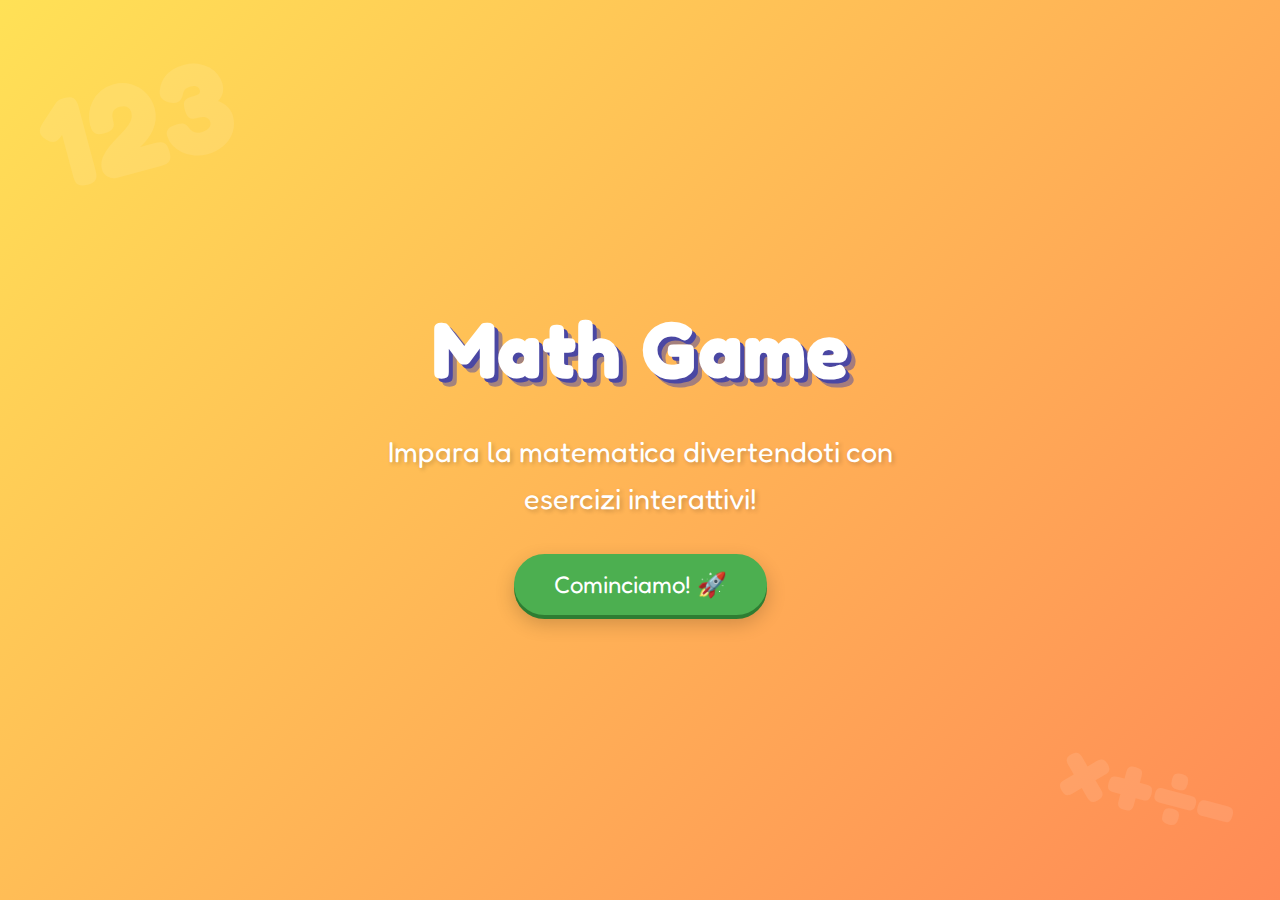
<file: index.html>
<!DOCTYPE html>
<html lang="it">
<head>
    <meta charset="UTF-8">
    <meta name="viewport" content="width=device-width, initial-scale=1.0">
    <title>Math Game - Impara la matematica divertendoti!</title>
    <link rel="stylesheet" href="style.css">
</head>
<body class="home-page">
    <div class="hero-container">
        <div class="hero-content">
            <h1 class="hero-title">Math Game</h1>
            <p class="hero-text">Impara la matematica divertendoti con esercizi interattivi!</p>
            <button onclick="window.location.href='exercises.html'" class="start-button">
                Cominciamo! 🚀
            </button>
        </div>
    </div>
    <script src="app.js"></script>
</body>
</html>
</file>
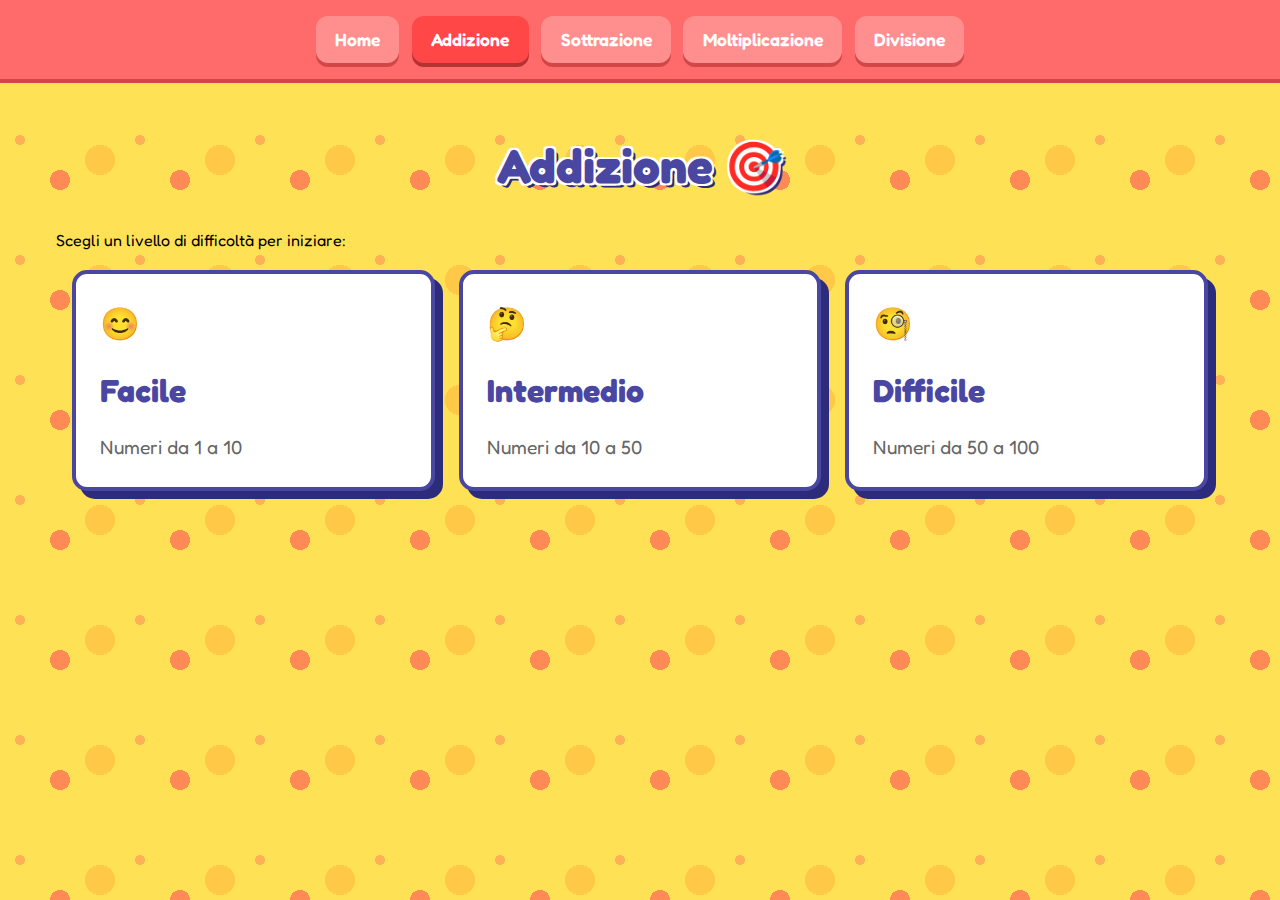
<file: addition.html>
<!DOCTYPE html>
<html lang="it">
<head>
    <meta charset="UTF-8">
    <meta name="viewport" content="width=device-width, initial-scale=1.0">
    <title>Addizione - Math Game</title>
    <link rel="stylesheet" href="style.css">
</head>
<body>
    <header>
        <nav>
            <ul>
                <li><a href="index.html">Home</a></li>
                <li><a href="addition.html" class="active">Addizione</a></li>
                <li><a href="subtraction.html">Sottrazione</a></li>
                <li><a href="multiplication.html">Moltiplicazione</a></li>
                <li><a href="division.html">Divisione</a></li>
            </ul>
        </nav>
    </header>
    <div class="container">
        <h1>Addizione 🎯</h1>
        <div class="level-selection" id="levelSelection">
            <p>Scegli un livello di difficoltà per iniziare:</p>
            <div class="card-container">
                <div class="card" onclick="startExercise('facile', 'addizione')">
                    <span class="level-icon">😊</span>
                    <h2>Facile</h2>
                    <p>Numeri da 1 a 10</p>
                </div>
                <div class="card" onclick="startExercise('intermedio', 'addizione')">
                    <span class="level-icon">🤔</span>
                    <h2>Intermedio</h2>
                    <p>Numeri da 10 a 50</p>
                </div>
                <div class="card" onclick="startExercise('difficile', 'addizione')">
                    <span class="level-icon">🧐</span>
                    <h2>Difficile</h2>
                    <p>Numeri da 50 a 100</p>
                </div>
            </div>
        </div>
    </div>
    <script src="app.js"></script>
</body>
</html>
</file>
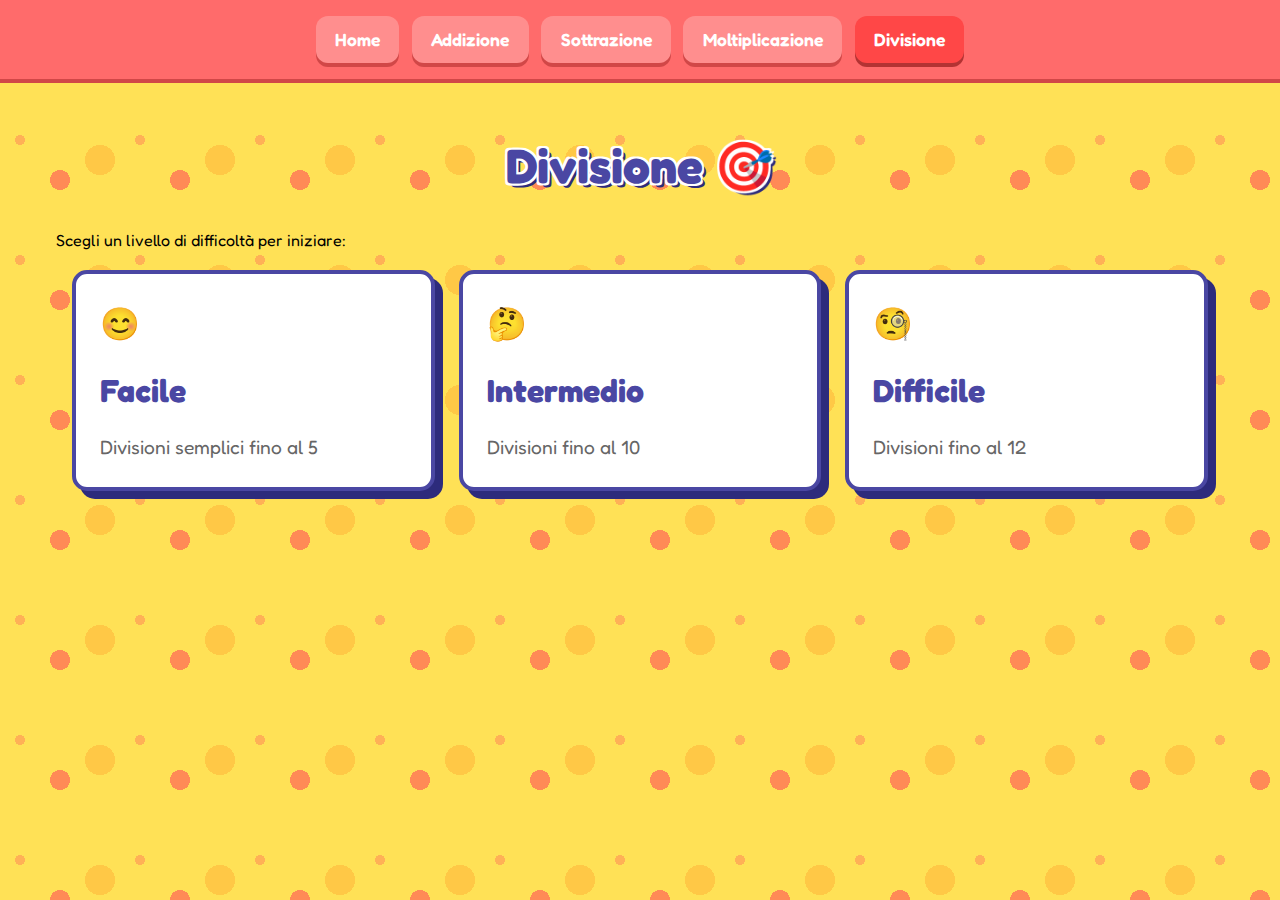
<file: division.html>
<!DOCTYPE html>
<html lang="it">
<head>
    <meta charset="UTF-8">
    <meta name="viewport" content="width=device-width, initial-scale=1.0">
    <title>Divisione - Math Game</title>
    <link rel="stylesheet" href="style.css">
</head>
<body>
    <header>
        <nav>
            <ul>
                <li><a href="index.html">Home</a></li>
                <li><a href="addition.html">Addizione</a></li>
                <li><a href="subtraction.html">Sottrazione</a></li>
                <li><a href="multiplication.html">Moltiplicazione</a></li>
                <li><a href="division.html" class="active">Divisione</a></li>
            </ul>
        </nav>
    </header>
    <div class="container">
        <h1>Divisione 🎯</h1>
        <div class="level-selection" id="levelSelection">
            <p>Scegli un livello di difficoltà per iniziare:</p>
            <div class="card-container">
                <div class="card" onclick="startExercise('facile', 'divisione')">
                    <span class="level-icon">😊</span>
                    <h2>Facile</h2>
                    <p>Divisioni semplici fino al 5</p>
                </div>
                <div class="card" onclick="startExercise('intermedio', 'divisione')">
                    <span class="level-icon">🤔</span>
                    <h2>Intermedio</h2>
                    <p>Divisioni fino al 10</p>
                </div>
                <div class="card" onclick="startExercise('difficile', 'divisione')">
                    <span class="level-icon">🧐</span>
                    <h2>Difficile</h2>
                    <p>Divisioni fino al 12</p>
                </div>
            </div>
        </div>
    </div>
    <script src="app.js"></script>
</body>
</html>
</file>
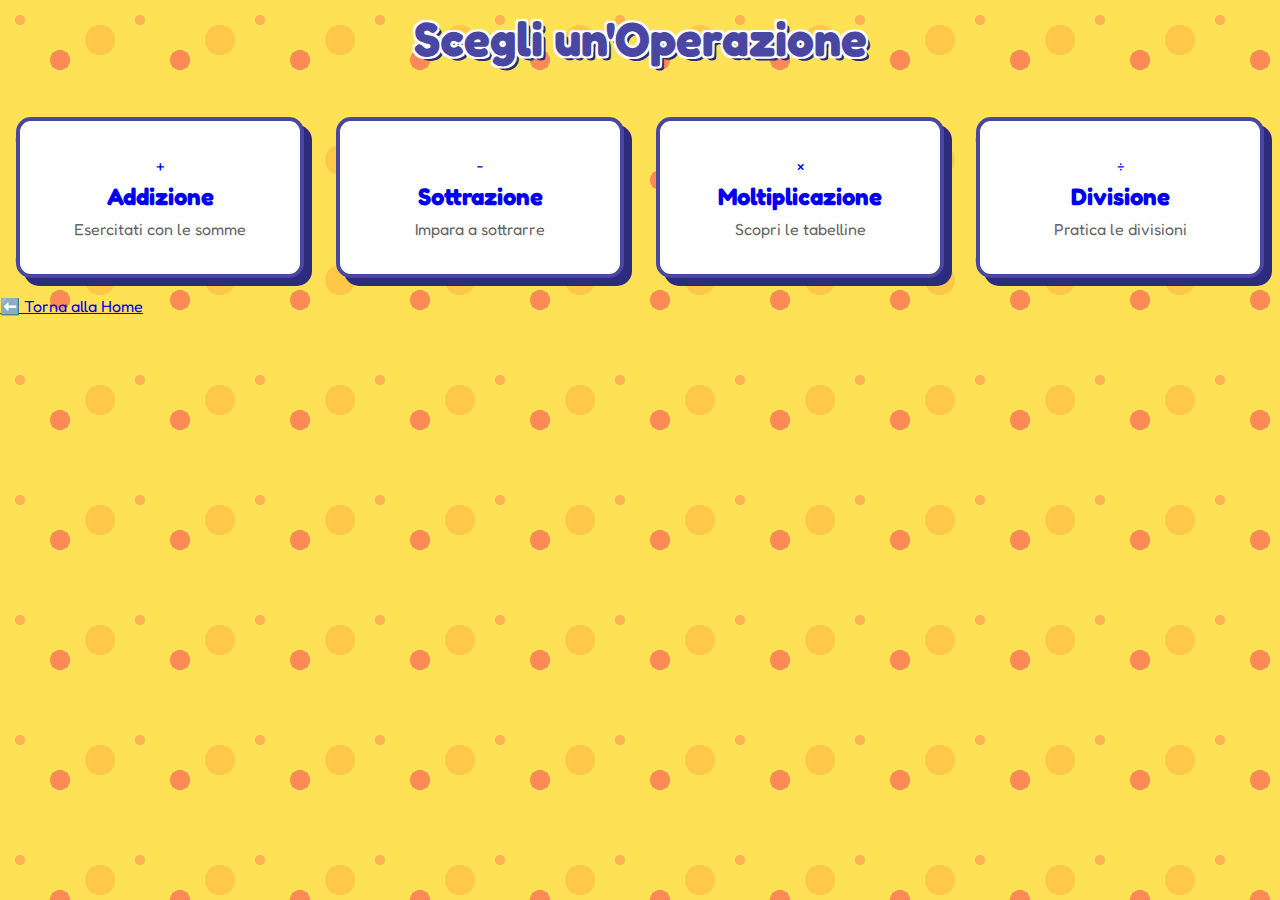
<file: exercises.html>
<!DOCTYPE html>
<html lang="it">
<head>
    <meta charset="UTF-8">
    <meta name="viewport" content="width=device-width, initial-scale=1.0">
    <title>Scegli l'Operazione - Math Game</title>
    <link rel="stylesheet" href="style.css">
</head>
<body>
    <div class="exercises-container">
        <h1>Scegli un'Operazione</h1>
        <div class="operations-grid">
            <a href="addition.html" class="operation-card">
                <div class="operation-icon">+</div>
                <h2>Addizione</h2>
                <p>Esercitati con le somme</p>
            </a>
            <a href="subtraction.html" class="operation-card">
                <div class="operation-icon">-</div>
                <h2>Sottrazione</h2>
                <p>Impara a sottrarre</p>
            </a>
            <a href="multiplication.html" class="operation-card">
                <div class="operation-icon">×</div>
                <h2>Moltiplicazione</h2>
                <p>Scopri le tabelline</p>
            </a>
            <a href="division.html" class="operation-card">
                <div class="operation-icon">÷</div>
                <h2>Divisione</h2>
                <p>Pratica le divisioni</p>
            </a>
        </div>
        <a href="index.html" class="back-button">⬅️ Torna alla Home</a>
    </div>
    <script src="app.js"></script>
</body>
</html>
</file>
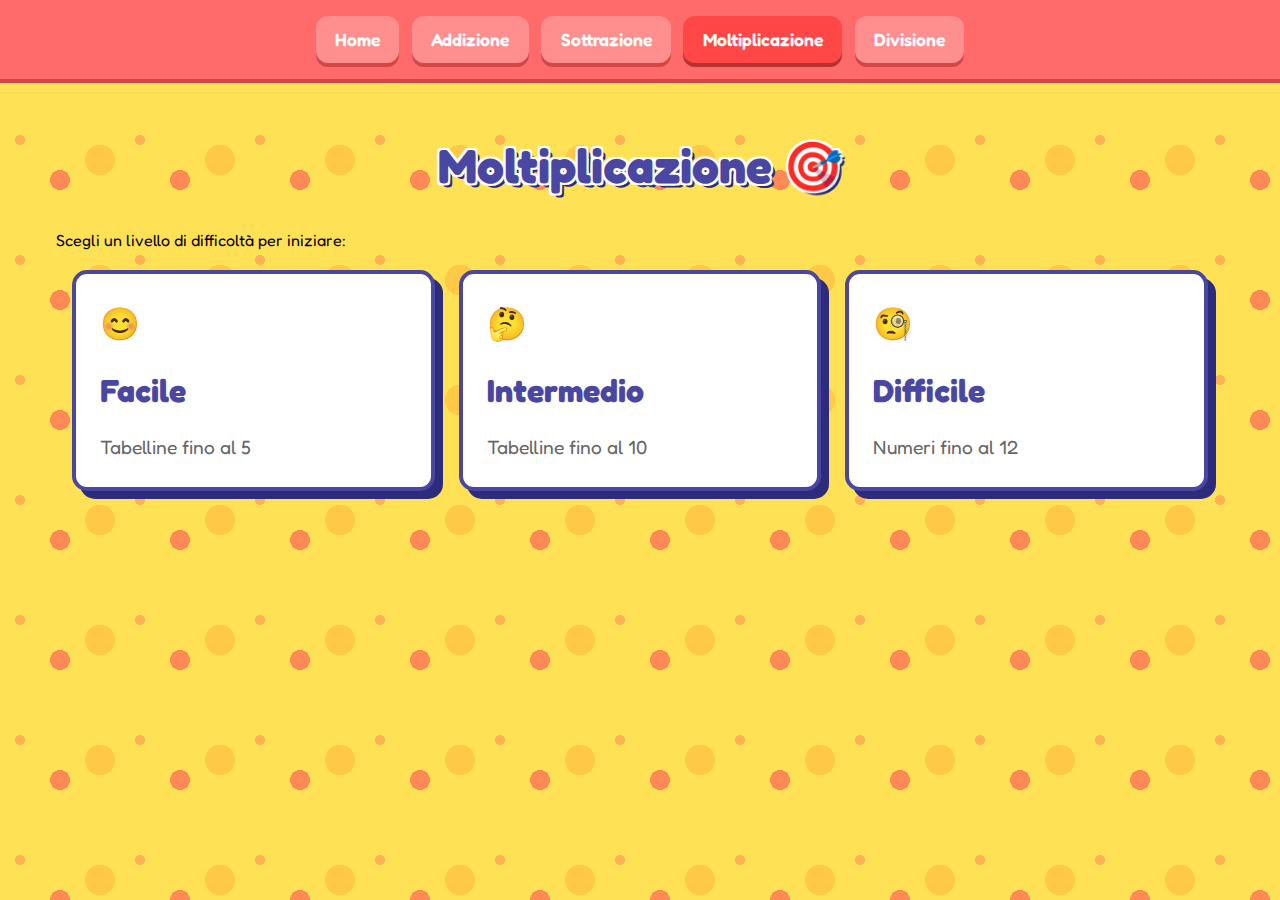
<file: multiplication.html>
<!DOCTYPE html>
<html lang="it">
<head>
    <meta charset="UTF-8">
    <meta name="viewport" content="width=device-width, initial-scale=1.0">
    <title>Moltiplicazione - Math Game</title>
    <link rel="stylesheet" href="style.css">
</head>
<body>
    <header>
        <nav>
            <ul>
                <li><a href="index.html">Home</a></li>
                <li><a href="addition.html">Addizione</a></li>
                <li><a href="subtraction.html">Sottrazione</a></li>
                <li><a href="multiplication.html" class="active">Moltiplicazione</a></li>
                <li><a href="division.html">Divisione</a></li>
            </ul>
        </nav>
    </header>
    <div class="container">
        <h1>Moltiplicazione 🎯</h1>
        <div class="level-selection" id="levelSelection">
            <p>Scegli un livello di difficoltà per iniziare:</p>
            <div class="card-container">
                <div class="card" onclick="startExercise('facile', 'moltiplicazione')">
                    <span class="level-icon">😊</span>
                    <h2>Facile</h2>
                    <p>Tabelline fino al 5</p>
                </div>
                <div class="card" onclick="startExercise('intermedio', 'moltiplicazione')">
                    <span class="level-icon">🤔</span>
                    <h2>Intermedio</h2>
                    <p>Tabelline fino al 10</p>
                </div>
                <div class="card" onclick="startExercise('difficile', 'moltiplicazione')">
                    <span class="level-icon">🧐</span>
                    <h2>Difficile</h2>
                    <p>Numeri fino al 12</p>
                </div>
            </div>
        </div>
    </div>
    <script src="app.js"></script>
</body>
</html>
</file>
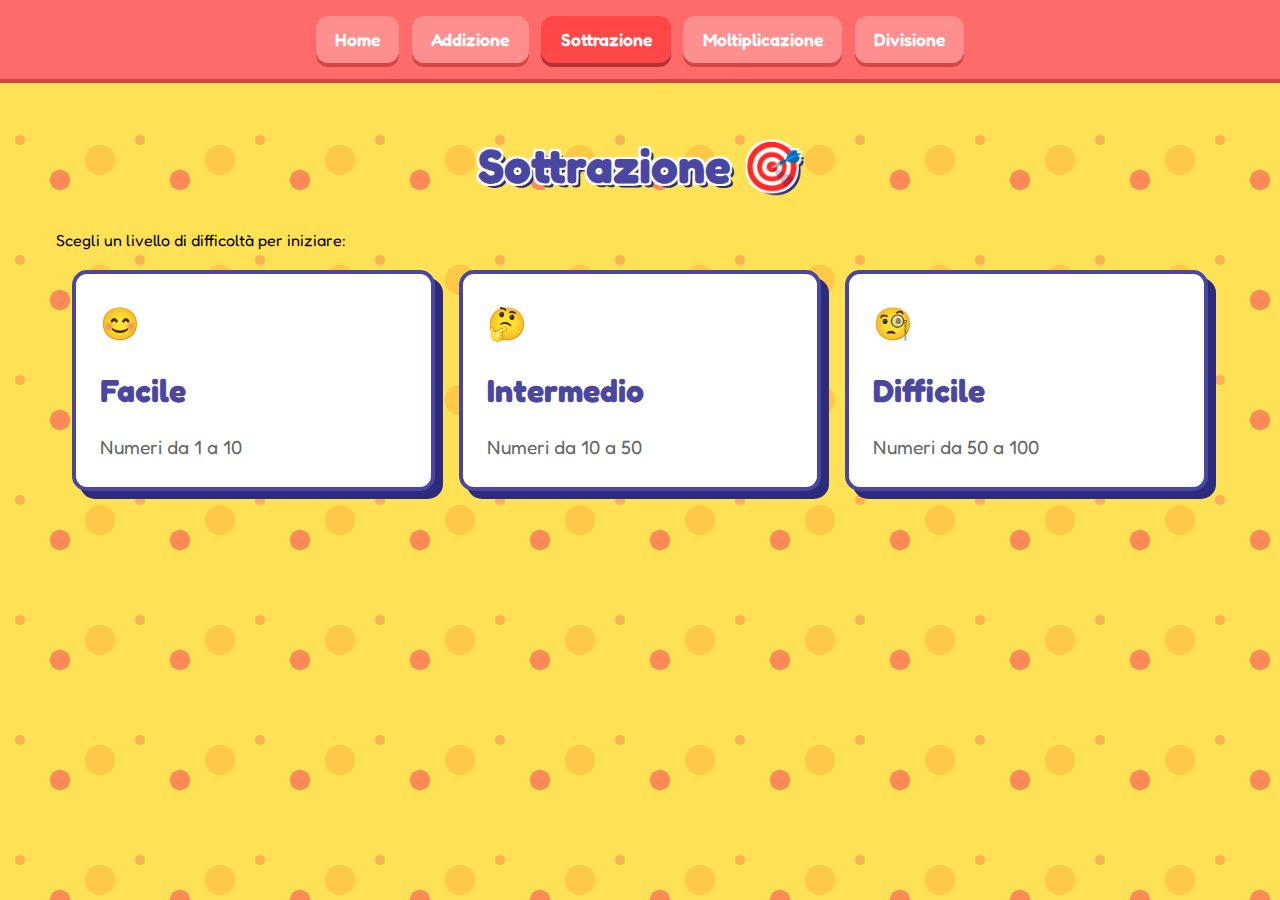
<file: subtraction.html>
<!DOCTYPE html>
<html lang="it">
<head>
    <meta charset="UTF-8">
    <meta name="viewport" content="width=device-width, initial-scale=1.0">
    <title>Sottrazione - Math Game</title>
    <link rel="stylesheet" href="style.css">
</head>
<body>
    <header>
        <nav>
            <ul>
                <li><a href="index.html">Home</a></li>
                <li><a href="addition.html">Addizione</a></li>
                <li><a href="subtraction.html" class="active">Sottrazione</a></li>
                <li><a href="multiplication.html">Moltiplicazione</a></li>
                <li><a href="division.html">Divisione</a></li>
            </ul>
        </nav>
    </header>
    <div class="container">
        <h1>Sottrazione 🎯</h1>
        <div class="level-selection" id="levelSelection">
            <p>Scegli un livello di difficoltà per iniziare:</p>
            <div class="card-container">
                <div class="card" onclick="startExercise('facile', 'sottrazione')">
                    <span class="level-icon">😊</span>
                    <h2>Facile</h2>
                    <p>Numeri da 1 a 10</p>
                </div>
                <div class="card" onclick="startExercise('intermedio', 'sottrazione')">
                    <span class="level-icon">🤔</span>
                    <h2>Intermedio</h2>
                    <p>Numeri da 10 a 50</p>
                </div>
                <div class="card" onclick="startExercise('difficile', 'sottrazione')">
                    <span class="level-icon">🧐</span>
                    <h2>Difficile</h2>
                    <p>Numeri da 50 a 100</p>
                </div>
            </div>
        </div>
    </div>
    <script src="app.js"></script>
</body>
</html>
</file>
<file: style.css>
@import url('https://fonts.googleapis.com/css2?family=Fredoka:wght@400;600&display=swap');

/* Reset e stile base */
* {
    margin: 0;
    padding: 0;
    box-sizing: border-box;
}

body {
    font-family: 'Fredoka', sans-serif;
    line-height: 1.6;
    background: #FFE156;
    background-image: 
        radial-gradient(circle at 20px 20px, #FFB156 5px, transparent 0),
        radial-gradient(circle at 60px 60px, #FF8A56 10px, transparent 0),
        radial-gradient(circle at 100px 40px, #FFC846 15px, transparent 0);
    background-size: 120px 120px;
    min-height: 100vh;
}
/* Stili specifici per la home page */
.home-page {
    background: linear-gradient(135deg, #FFE156 0%, #FF8A56 100%);
    height: 100vh;
    overflow: hidden;
    position: relative;
}

.home-page::before {
    content: '123';
    position: absolute;
    top: 20px;
    left: 40px;
    font-size: 8rem;
    color: rgba(255, 255, 255, 0.1);
    font-weight: bold;
    transform: rotate(-15deg);
}

.home-page::after {
    content: '×+÷-';
    position: absolute;
    bottom: 40px;
    right: 40px;
    font-size: 6rem;
    color: rgba(255, 255, 255, 0.1);
    font-weight: bold;
    transform: rotate(15deg);
}

.hero-container {
    display: flex;
    justify-content: center;
    align-items: center;
    height: 100vh;
    padding: 1rem;
}

.hero-content {
    text-align: center;
    max-width: 600px;
    animation: fadeIn 1s ease-out;
}

.hero-title {
    font-size: clamp(3rem, 10vw, 5rem);
    color: white;
    margin-bottom: 1rem;
    text-shadow: 
        4px 4px 0 #4A47A3,
        8px 8px 0 rgba(74, 71, 163, 0.5);
    animation: titlePop 1s ease-out;
}

.hero-text {
    font-size: clamp(1.2rem, 4vw, 1.8rem);
    color: white;
    margin-bottom: 2rem;
    text-shadow: 2px 2px 4px rgba(0, 0, 0, 0.2);
    animation: slideUp 1s ease-out 0.5s both;
}

.start-button {
    font-family: 'Fredoka', sans-serif;
    font-size: clamp(1.2rem, 3vw, 1.5rem);
    background-color: #4CAF50;
    color: white;
    border: none;
    padding: 1rem 2.5rem;
    border-radius: 50px;
    cursor: pointer;
    transition: all 0.3s ease;
    box-shadow: 
        0 4px 0 #2E7D32,
        0 8px 20px rgba(0, 0, 0, 0.2);
    animation: bounceIn 1s ease-out 1s both;
}

.start-button:hover {
    transform: translateY(-2px);
    box-shadow: 
        0 6px 0 #2E7D32,
        0 12px 24px rgba(0, 0, 0, 0.3);
}

.start-button:active {
    transform: translateY(4px);
    box-shadow: none;
}

/* Animazioni */
@keyframes fadeIn {
    from { opacity: 0; }
    to { opacity: 1; }
}

@keyframes titlePop {
    0% {
        opacity: 0;
        transform: scale(0.8);
    }
    50% {
        transform: scale(1.1);
    }
    100% {
        opacity: 1;
        transform: scale(1);
    }
}

@keyframes slideUp {
    from {
        opacity: 0;
        transform: translateY(20px);
    }
    to {
        opacity: 1;
        transform: translateY(0);
    }
}

@keyframes bounceIn {
    0% {
        opacity: 0;
        transform: scale(0.3);
    }
    50% {
        opacity: 0.9;
        transform: scale(1.1);
    }
    80% {
        opacity: 1;
        transform: scale(0.9);
    }
    100% {
        opacity: 1;
        transform: scale(1);
    }
}

/* Floating animations for background elements */
@keyframes float {
    0%, 100% { transform: translate(0, 0) rotate(-15deg); }
    50% { transform: translate(10px, -10px) rotate(-12deg); }
}

@keyframes floatReverse {
    0%, 100% { transform: translate(0, 0) rotate(15deg); }
    50% { transform: translate(-10px, 10px) rotate(12deg); }
}

.home-page::before {
    animation: float 6s ease-in-out infinite;
}

.home-page::after {
    animation: floatReverse 8s ease-in-out infinite;
}

/* Media Queries */
@media (max-width: 768px) {
    .hero-container {
        padding: 2rem;
    }
    
    .home-page::before,
    .home-page::after {
        font-size: 4rem;
    }
}
/* Header e navigazione */
header {
    background-color: #FF6B6B;
    padding: 0.5rem;
    box-shadow: 0 4px 0 #D14747;
    position: relative;
    z-index: 10;
}

nav ul {
    list-style: none;
    display: flex;
    justify-content: center;
    flex-wrap: wrap;
    gap: 0.8rem;
    max-width: 1200px;
    margin: 0 auto;
    padding: 0.5rem;
}

nav a {
    text-decoration: none;
    color: white;
    font-size: 1.1rem;
    font-weight: 600;
    padding: 0.6rem 1.2rem;
    border-radius: 12px;
    background-color: #FF8E8E;
    transition: all 0.2s ease;
    box-shadow: 0 4px 0 #D14747;
    display: inline-block;
}

nav a:hover {
    transform: translateY(2px);
    box-shadow: 0 2px 0 #D14747;
}

nav a:active {
    transform: translateY(4px);
    box-shadow: none;
}

nav a.active {
    background-color: #FF4747;
    box-shadow: 0 4px 0 #B33333;
}

/* Container principale */
.container {
    max-width: 1200px;
    margin: 2rem auto;
    padding: 1rem;
}

h1 {
    text-align: center;
    color: #4A47A3;
    font-size: clamp(2rem, 5vw, 3rem);
    margin-bottom: 1.5rem;
    text-shadow: 
        -2px -2px 0 white,
        2px -2px 0 white,
        -2px 2px 0 white,
        2px 2px 0 white,
        4px 4px 0 #2D2B7C;
}

/* Cards dei livelli */
.card-container {
    display: grid;
    grid-template-columns: repeat(auto-fit, minmax(250px, 1fr));
    gap: 1.5rem;
    padding: 1rem;
}

.card {
    background: white;
    border-radius: 15px;
    padding: 1.5rem;
    cursor: pointer;
    transition: all 0.2s ease;
    position: relative;
    border: 4px solid #4A47A3;
    box-shadow: 8px 8px 0 #2D2B7C;
}

.card:hover {
    transform: translate(-4px, -4px);
    box-shadow: 12px 12px 0 #2D2B7C;
}

.card:active {
    transform: translate(4px, 4px);
    box-shadow: 4px 4px 0 #2D2B7C;
}

.card h2 {
    color: #4A47A3;
    font-size: clamp(1.5rem, 4vw, 2rem);
    margin-bottom: 1rem;
}

.card p {
    color: #666;
    font-size: clamp(1rem, 3vw, 1.2rem);
}

.level-icon {
    font-size: 2rem;
    display: block;
    margin-bottom: 1rem;
}

/* Esercizi in colonna */
.exercise-container {
    background: white;
    border-radius: 20px;
    padding: 2rem;
    margin-top: 2rem;
    border: 4px solid #4A47A3;
    box-shadow: 8px 8px 0 #2D2B7C;
    max-width: 600px;
    margin-left: auto;
    margin-right: auto;
}

.column-operation {
    background: white;
    border-radius: 12px;
    padding: 2rem;
    margin: 2rem auto;
    max-width: 400px;
}

.operation-grid {
    display: grid;
    gap: 0.5rem;
    font-size: 2rem;
    font-family: 'Courier New', monospace;
    justify-content: center;
    margin-bottom: 1rem;
}

.operation-row {
    display: flex;
    justify-content: flex-end;
    align-items: center;
    gap: 1rem;
}

.digit {
    width: 2rem;
    height: 2.5rem;
    display: flex;
    align-items: center;
    justify-content: center;
    font-weight: bold;
    color: #4A47A3;
}

.operation-symbol {
    margin-right: 1rem;
    color: #4A47A3;
}

.operation-line {
    height: 3px;
    background-color: #4A47A3;
    margin: 0.5rem 0;
    grid-column: 1 / -1;
}

.input-grid {
    display: flex;
    justify-content: center;
    margin-top: 1rem;
}

.input-row {
    display: flex;
    gap: 0.5rem;
}

.digit-input {
    width: 2rem;
    height: 2.5rem;
    border: 2px solid #4A47A3;
    border-radius: 6px;
    font-size: 2rem;
    text-align: center;
    font-family: 'Courier New', monospace;
}

.digit-input:focus {
    outline: none;
    border-color: #FF6B6B;
    box-shadow: 0 0 0 2px rgba(255,107,107,0.2);
}

/* Barra di progresso */
.progress-bar {
    background: #eee;
    height: 20px;
    border-radius: 10px;
    margin: 1rem 0;
    overflow: hidden;
    position: relative;
}

.progress {
    background: linear-gradient(90deg, #4CAF50, #8BC34A);
    height: 100%;
    transition: width 0.3s ease;
}

.progress-bar span {
    position: absolute;
    left: 50%;
    top: 50%;
    transform: translate(-50%, -50%);
    color: #333;
    font-size: 0.8rem;
    font-weight: bold;
}

/* Bottoni e controlli */
.controls {
    display: flex;
    justify-content: center;
    gap: 1rem;
    margin-top: 2rem;
}

.check-button {
    background-color: #4CAF50;
    color: white;
    border: none;
    padding: 0.8rem 1.5rem;
    border-radius: 12px;
    font-size: clamp(1rem, 3vw, 1.2rem);
    cursor: pointer;
    transition: all 0.2s ease;
    font-family: 'Fredoka', sans-serif;
    font-weight: 600;
    box-shadow: 0 4px 0 #2E7D32;
}

.check-button:hover {
    transform: translateY(2px);
    box-shadow: 0 2px 0 #2E7D32;
}

.check-button:active {
    transform: translateY(4px);
    box-shadow: none;
}

/* Feedback e messaggi */
.feedback {
    text-align: center;
    font-size: 1.2rem;
    margin-top: 1rem;
    padding: 1rem;
    border-radius: 12px;
}

.feedback.correct {
    background-color: #C3FFE8;
    color: #2E7D32;
    border: 3px solid #4CAF50;
}

.feedback.incorrect {
    background-color: #FFE5E5;
    color: #D32F2F;
    border: 3px solid #FF6B6B;
}

/* Completamento livello */
.level-complete {
    text-align: center;
    padding: 2rem;
}

.level-complete h2 {
    color: #4CAF50;
    margin-bottom: 1rem;
}

/* Animazioni */
@keyframes pop {
    0% { transform: scale(1); }
    50% { transform: scale(1.1); }
    100% { transform: scale(1); }
}

.celebrate {
    animation: pop 0.3s ease;
}

/* Media Queries */
@media (max-width: 768px) {
    nav ul {
        flex-direction: column;
        align-items: center;
    }
    
    nav a {
        width: 100%;
        text-align: center;
    }
    
    .card-container {
        grid-template-columns: 1fr;
        padding: 0.5rem;
    }
    
    .exercise-container {
        margin: 1rem;
        padding: 1rem;
    }
    
    .digit-input {
        width: 1.8rem;
        height: 2.2rem;
        font-size: 1.5rem;
    }
    
    .operation-grid {
        font-size: 1.5rem;
    }
}

/* Home page */
.operations-grid {
    display: grid;
    grid-template-columns: repeat(auto-fit, minmax(250px, 1fr));
    gap: 2rem;
    padding: 1rem;
}

.operation-card {
    text-decoration: none;
    background: white;
    border-radius: 15px;
    padding: 2rem;
    text-align: center;
    border: 4px solid #4A47A3;
    box-shadow: 8px 8px 0 #2D2B7C;
    transition: all 0.2s ease;
}

.operation-card:hover {
    transform: translate(-4px, -4px);
    box-shadow: 12px 12px 0 #2D2B7C;
}

.operation-symbol {
    font-size: 3rem;
    color: #4A47A3;
    display: block;
    margin-bottom: 1rem;
}

.operation-card h3 {
    color: #4A47A3;
    font-size: 1.5rem;
    margin-bottom: 0.5rem;
}

.operation-card p {
    color: #666;
}
</file>
